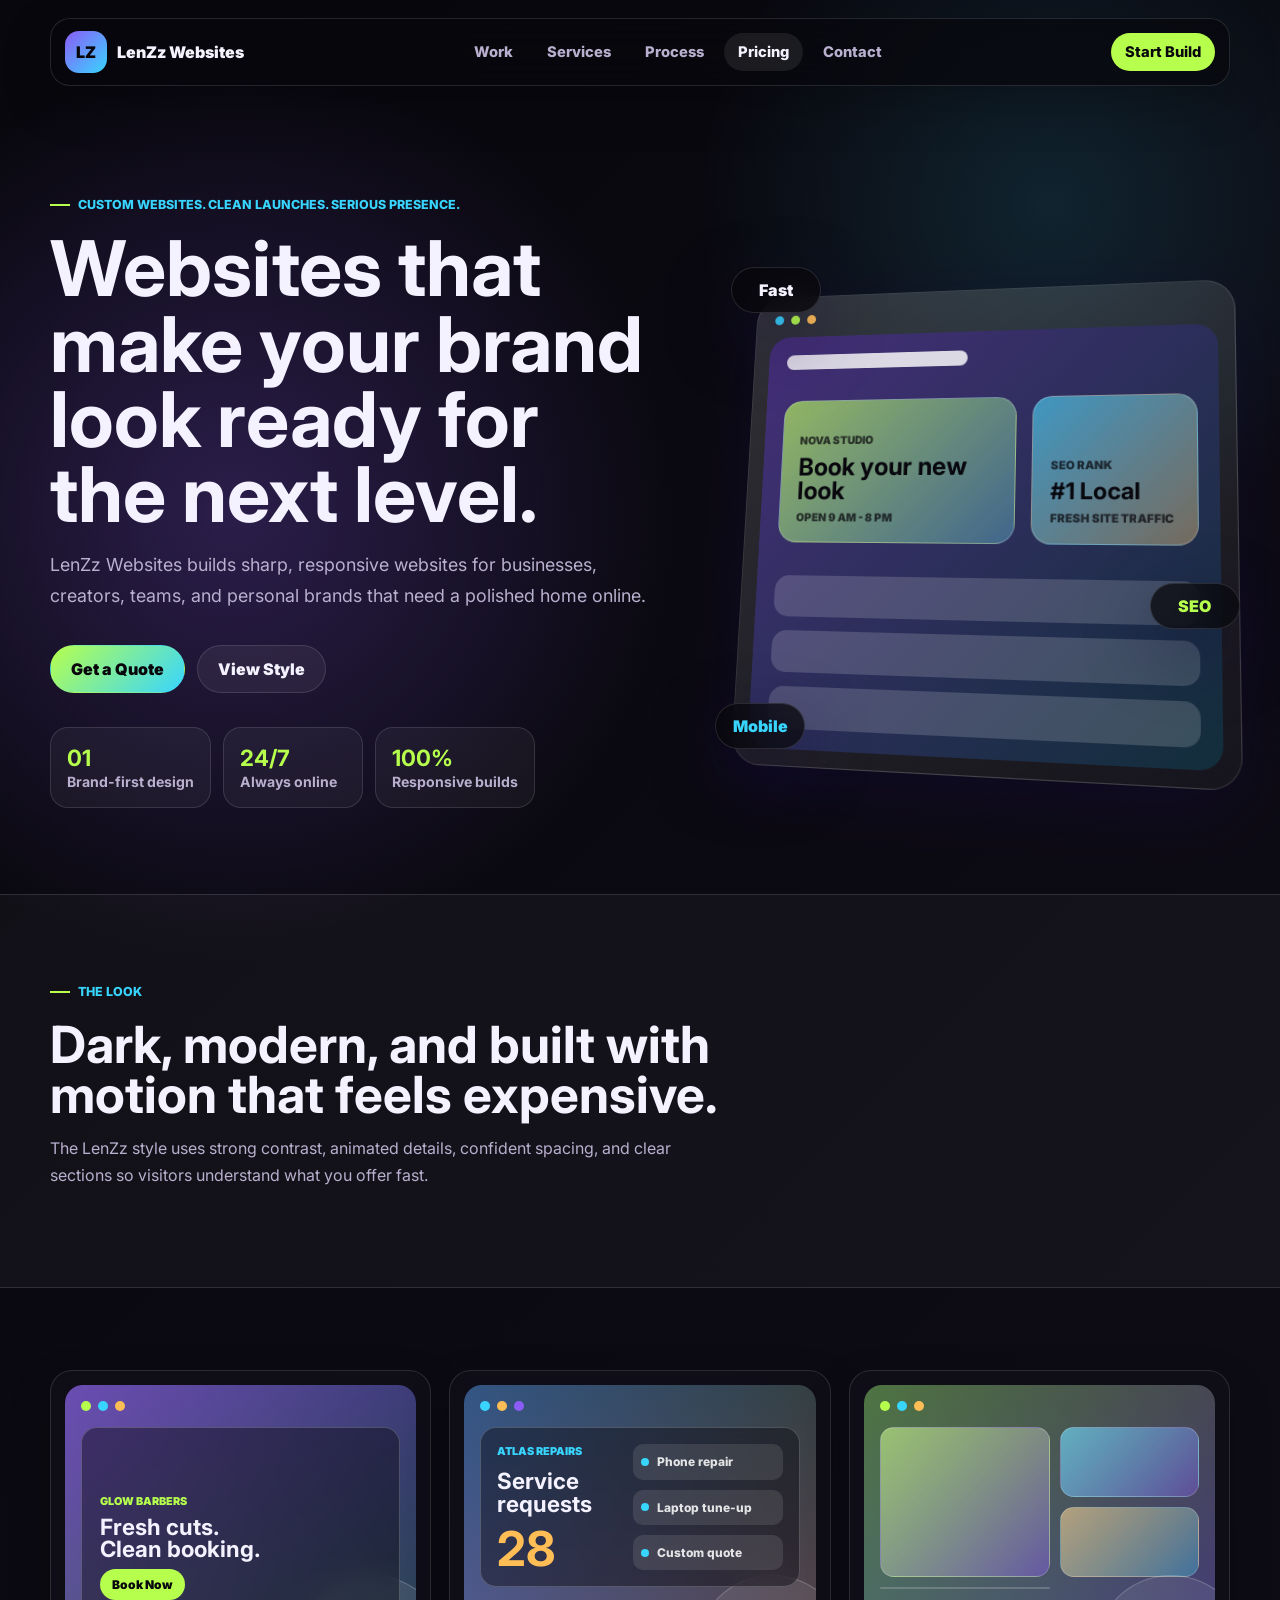
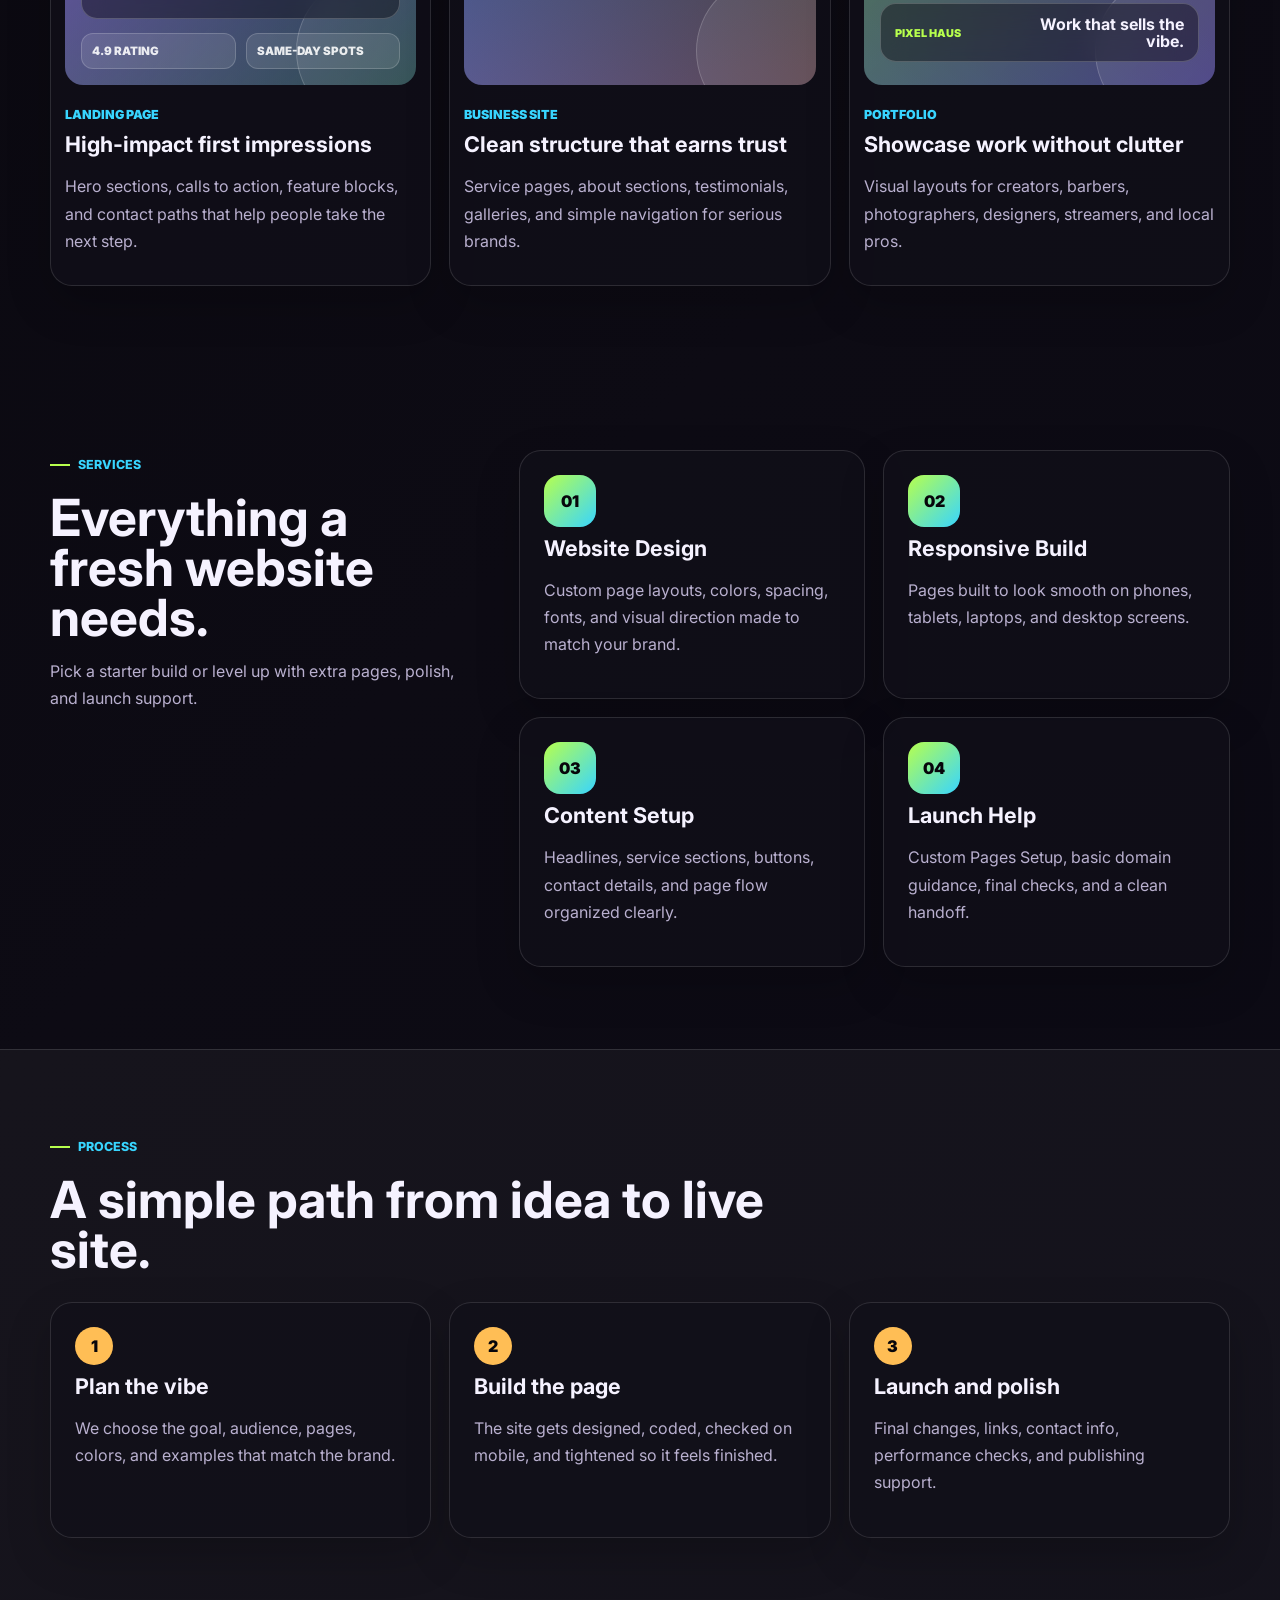
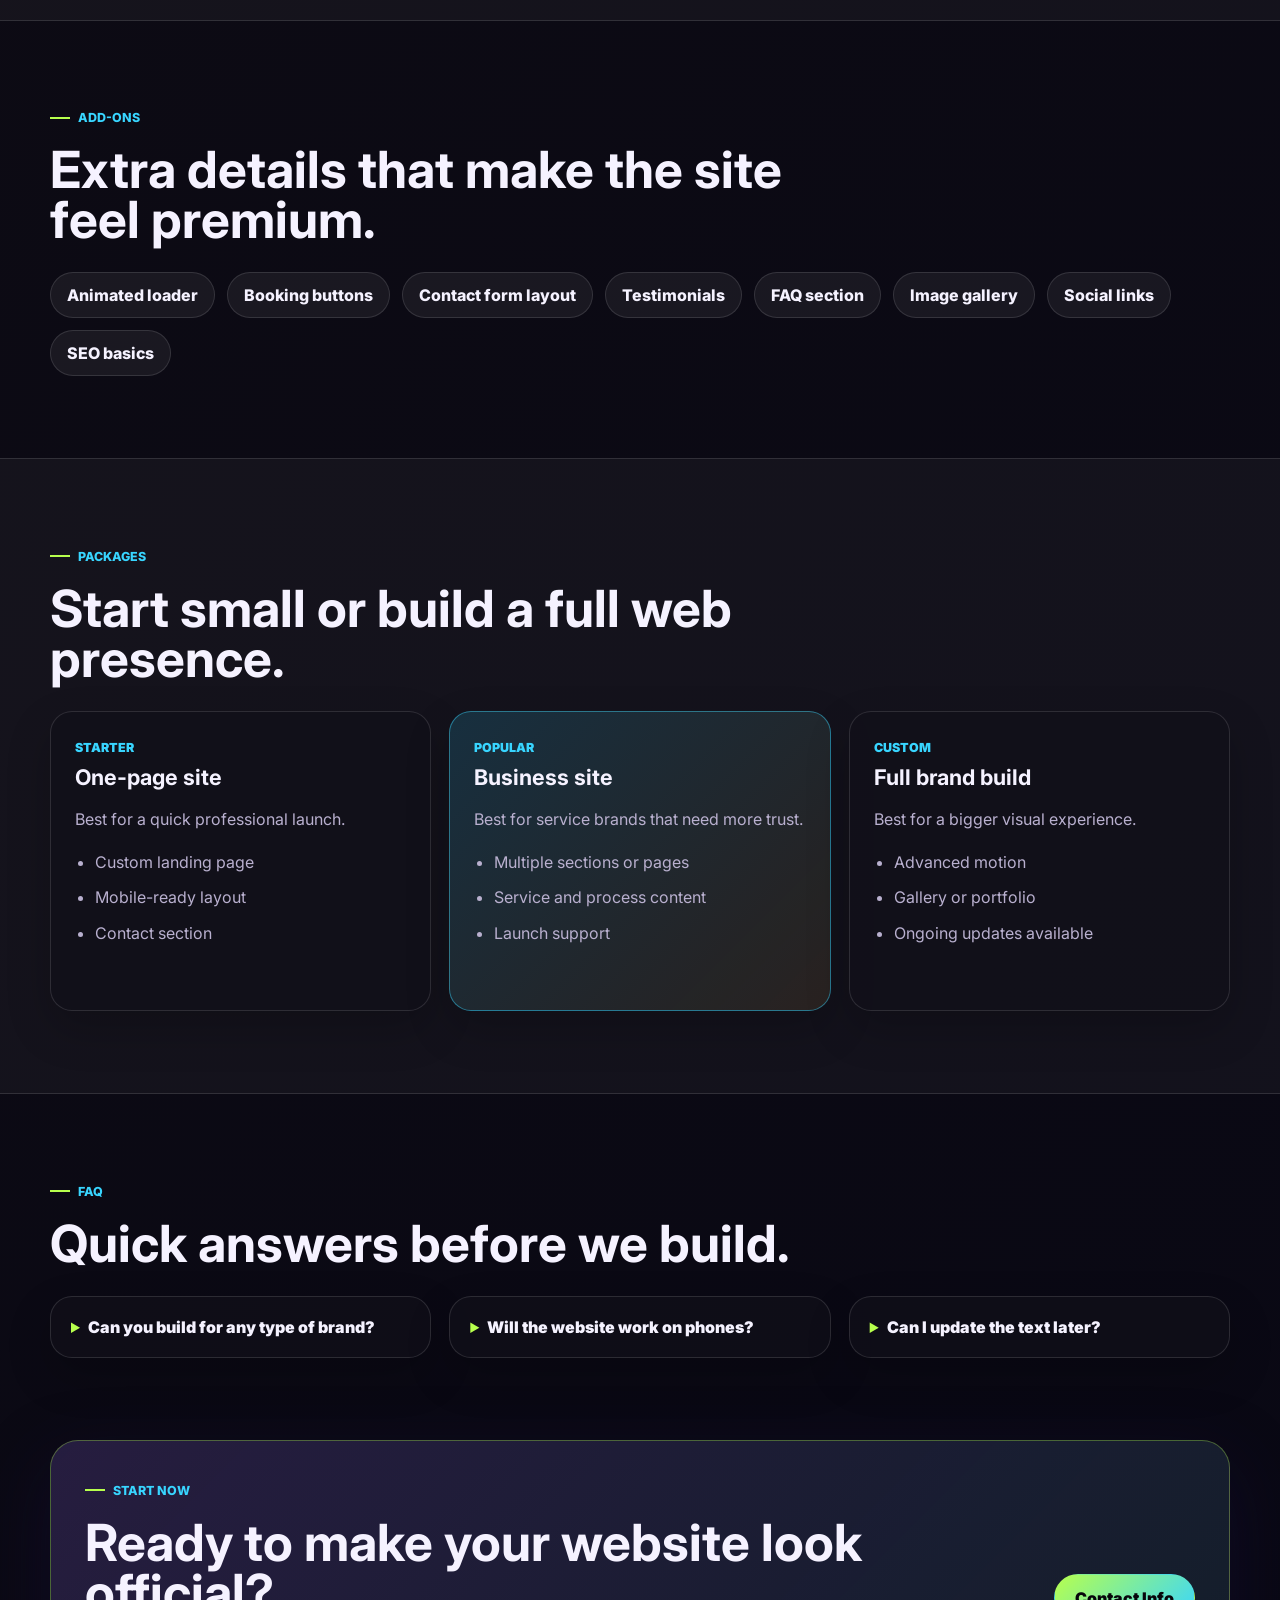
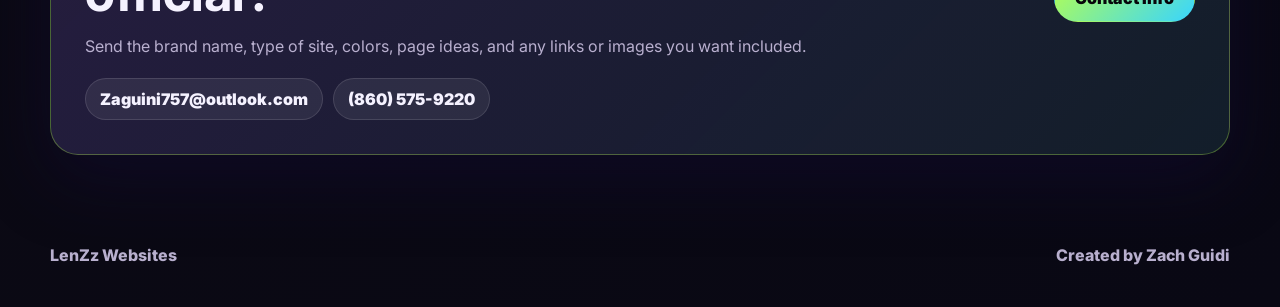
<file: index.html>
<!doctype html>
<html lang="en">
  <head>
    <meta charset="utf-8">
    <meta name="viewport" content="width=device-width, initial-scale=1">
    <meta name="description" content="LenZz Websites builds clean, mobile-ready websites for creators, small businesses, and brands that need a stronger online presence.">
    <title>LenZz Websites | Website Building</title>
    <link rel="preconnect" href="https://fonts.googleapis.com">
    <link rel="preconnect" href="https://fonts.gstatic.com" crossorigin>
    <link href="https://fonts.googleapis.com/css2?family=Inter:wght@400;500;600;700;800;900&display=swap" rel="stylesheet">
    <link rel="stylesheet" href="styles.css">
  </head>
  <body>
    <div class="loader" aria-label="LenZz Websites loading screen">
      <div class="loader__grid" aria-hidden="true"></div>
      <div class="loader__mark">
        <span class="loader__eyebrow">Launching</span>
        <strong>LenZz Websites</strong>
        <span class="loader__bar"><span></span></span>
      </div>
    </div>

    <header class="site-header">
      <a class="brand" href="#top" aria-label="LenZz Websites home">
        <span class="brand__icon">LZ</span>
        <span>LenZz Websites</span>
      </a>
      <nav class="nav" aria-label="Primary navigation">
        <a href="#work">Work</a>
        <a href="#services">Services</a>
        <a href="#process">Process</a>
        <a href="#pricing">Pricing</a>
        <a href="contact.html">Contact</a>
      </nav>
      <a class="header-cta" href="contact.html">Start Build</a>
    </header>

    <main id="top">
      <section class="hero">
        <div class="hero__copy reveal">
          <p class="kicker">Custom websites. Clean launches. Serious presence.</p>
          <h1>Websites that make your brand look ready for the next level.</h1>
          <p class="hero__text">
            LenZz Websites builds sharp, responsive websites for businesses, creators, teams,
            and personal brands that need a polished home online.
          </p>
          <div class="hero__actions">
            <a class="button button--primary" href="contact.html">Get a Quote</a>
            <a class="button button--ghost" href="#work">View Style</a>
          </div>
          <div class="stats" aria-label="LenZz website highlights">
            <div><strong>01</strong><span>Brand-first design</span></div>
            <div><strong>24/7</strong><span>Always online</span></div>
            <div><strong>100%</strong><span>Responsive builds</span></div>
          </div>
        </div>

        <div class="hero__visual reveal" aria-label="Website dashboard preview">
          <div class="device">
            <div class="device__top">
              <span></span><span></span><span></span>
            </div>
            <div class="screen">
              <div class="screen__nav"></div>
              <div class="screen__hero">
                <div class="pulse-card">
                  <span>Nova Studio</span>
                  <strong>Book your new look</strong>
                  <em>Open 9 AM - 8 PM</em>
                </div>
                <div class="pulse-card pulse-card--small">
                  <span>SEO Rank</span>
                  <strong>#1 Local</strong>
                  <em>Fresh site traffic</em>
                </div>
              </div>
              <div class="screen__rows">
                <span></span><span></span><span></span>
              </div>
            </div>
          </div>
          <div class="floating-chip floating-chip--speed">Fast</div>
          <div class="floating-chip floating-chip--seo">SEO</div>
          <div class="floating-chip floating-chip--mobile">Mobile</div>
        </div>
      </section>

      <section id="work" class="band section-intro reveal">
        <p class="kicker">The Look</p>
        <h2>Dark, modern, and built with motion that feels expensive.</h2>
        <p>
          The LenZz style uses strong contrast, animated details, confident spacing, and clear
          sections so visitors understand what you offer fast.
        </p>
      </section>

      <section class="showcase" aria-label="Website style examples">
        <article class="project-card reveal">
          <div class="project-card__media media-one">
            <div class="mock-browser">
              <span></span><span></span><span></span>
            </div>
            <div class="mock-hero">
              <small>Glow Barbers</small>
              <strong>Fresh cuts. Clean booking.</strong>
              <em>Book Now</em>
            </div>
            <div class="mock-stats">
              <span>4.9 rating</span>
              <span>Same-day spots</span>
            </div>
          </div>
          <div>
            <span>Landing Page</span>
            <h3>High-impact first impressions</h3>
            <p>Hero sections, calls to action, feature blocks, and contact paths that help people take the next step.</p>
          </div>
        </article>
        <article class="project-card project-card--business reveal">
          <div class="project-card__media media-two">
            <div class="mock-browser">
              <span></span><span></span><span></span>
            </div>
            <div class="mock-dashboard">
              <div>
                <small>Atlas Repairs</small>
                <strong>Service requests</strong>
                <b>28</b>
              </div>
              <ul>
                <li><span></span> Phone repair</li>
                <li><span></span> Laptop tune-up</li>
                <li><span></span> Custom quote</li>
              </ul>
            </div>
          </div>
          <div>
            <span>Business Site</span>
            <h3>Clean structure that earns trust</h3>
            <p>Service pages, about sections, testimonials, galleries, and simple navigation for serious brands.</p>
          </div>
        </article>
        <article class="project-card reveal">
          <div class="project-card__media media-three">
            <div class="mock-browser">
              <span></span><span></span><span></span>
            </div>
            <div class="mock-gallery">
              <div></div>
              <div></div>
              <div></div>
              <div></div>
            </div>
            <div class="mock-caption">
              <small>Pixel Haus</small>
              <strong>Work that sells the vibe.</strong>
            </div>
          </div>
          <div>
            <span>Portfolio</span>
            <h3>Showcase work without clutter</h3>
            <p>Visual layouts for creators, barbers, photographers, designers, streamers, and local pros.</p>
          </div>
        </article>
      </section>

      <section id="services" class="section-grid">
        <div class="section-heading reveal">
          <p class="kicker">Services</p>
          <h2>Everything a fresh website needs.</h2>
          <p>Pick a starter build or level up with extra pages, polish, and launch support.</p>
        </div>
        <div class="service-grid">
          <article class="service-card reveal">
            <span class="service-card__icon">01</span>
            <h3>Website Design</h3>
            <p>Custom page layouts, colors, spacing, fonts, and visual direction made to match your brand.</p>
          </article>
          <article class="service-card reveal">
            <span class="service-card__icon">02</span>
            <h3>Responsive Build</h3>
            <p>Pages built to look smooth on phones, tablets, laptops, and desktop screens.</p>
          </article>
          <article class="service-card reveal">
            <span class="service-card__icon">03</span>
            <h3>Content Setup</h3>
            <p>Headlines, service sections, buttons, contact details, and page flow organized clearly.</p>
          </article>
          <article class="service-card reveal">
            <span class="service-card__icon">04</span>
            <h3>Launch Help</h3>
            <p>Custom Pages Setup, basic domain guidance, final checks, and a clean handoff.</p>
          </article>
        </div>
      </section>

      <section id="process" class="process band">
        <div class="section-heading reveal">
          <p class="kicker">Process</p>
          <h2>A simple path from idea to live site.</h2>
        </div>
        <div class="timeline">
          <div class="timeline__item reveal">
            <span>1</span>
            <h3>Plan the vibe</h3>
            <p>We choose the goal, audience, pages, colors, and examples that match the brand.</p>
          </div>
          <div class="timeline__item reveal">
            <span>2</span>
            <h3>Build the page</h3>
            <p>The site gets designed, coded, checked on mobile, and tightened so it feels finished.</p>
          </div>
          <div class="timeline__item reveal">
            <span>3</span>
            <h3>Launch and polish</h3>
            <p>Final changes, links, contact info, performance checks, and publishing support.</p>
          </div>
        </div>
      </section>

      <section class="addons">
        <div class="section-heading reveal">
          <p class="kicker">Add-ons</p>
          <h2>Extra details that make the site feel premium.</h2>
        </div>
        <div class="addon-list reveal">
          <span>Animated loader</span>
          <span>Booking buttons</span>
          <span>Contact form layout</span>
          <span>Testimonials</span>
          <span>FAQ section</span>
          <span>Image gallery</span>
          <span>Social links</span>
          <span>SEO basics</span>
        </div>
      </section>

      <section id="pricing" class="pricing band">
        <div class="section-heading reveal">
          <p class="kicker">Packages</p>
          <h2>Start small or build a full web presence.</h2>
        </div>
        <div class="price-grid">
          <article class="price-card reveal">
            <span>Starter</span>
            <h3>One-page site</h3>
            <p>Best for a quick professional launch.</p>
            <ul>
              <li>Custom landing page</li>
              <li>Mobile-ready layout</li>
              <li>Contact section</li>
            </ul>
          </article>
          <article class="price-card price-card--featured reveal">
            <span>Popular</span>
            <h3>Business site</h3>
            <p>Best for service brands that need more trust.</p>
            <ul>
              <li>Multiple sections or pages</li>
              <li>Service and process content</li>
              <li>Launch support</li>
            </ul>
          </article>
          <article class="price-card reveal">
            <span>Custom</span>
            <h3>Full brand build</h3>
            <p>Best for a bigger visual experience.</p>
            <ul>
              <li>Advanced motion</li>
              <li>Gallery or portfolio</li>
              <li>Ongoing updates available</li>
            </ul>
          </article>
        </div>
      </section>

      <section class="faq">
        <div class="section-heading reveal">
          <p class="kicker">FAQ</p>
          <h2>Quick answers before we build.</h2>
        </div>
        <div class="faq-grid">
          <details class="reveal">
            <summary>Can you build for any type of brand?</summary>
            <p>Yes. The layout can fit local businesses, creators, portfolios, events, personal brands, and online services.</p>
          </details>
          <details class="reveal">
            <summary>Will the website work on phones?</summary>
            <p>Yes. Every build is designed to resize cleanly and stay readable on smaller screens.</p>
          </details>
          <details class="reveal">
            <summary>Can I update the text later?</summary>
            <p>Yes. The files are simple HTML, CSS, and JavaScript, so future edits can be made without a heavy setup.</p>
          </details>
        </div>
      </section>

      <section id="contact" class="contact reveal">
        <div>
          <p class="kicker">Start Now</p>
          <h2>Ready to make your website look official?</h2>
          <p>Send the brand name, type of site, colors, page ideas, and any links or images you want included.</p>
          <div class="contact-links" aria-label="LenZz Websites contact details">
            <a href="mailto:Zaguini757@outlook.com">Zaguini757@outlook.com</a>
            <a href="tel:+18605759220">(860) 575-9220</a>
          </div>
        </div>
        <a class="button button--primary" href="contact.html">Contact Info</a>
      </section>
    </main>

    <footer class="site-footer">
      <span>LenZz Websites</span>
      <span>Created by Zach Guidi</span>
    </footer>

    <script src="script.js"></script>
  </body>
</html>
</file>
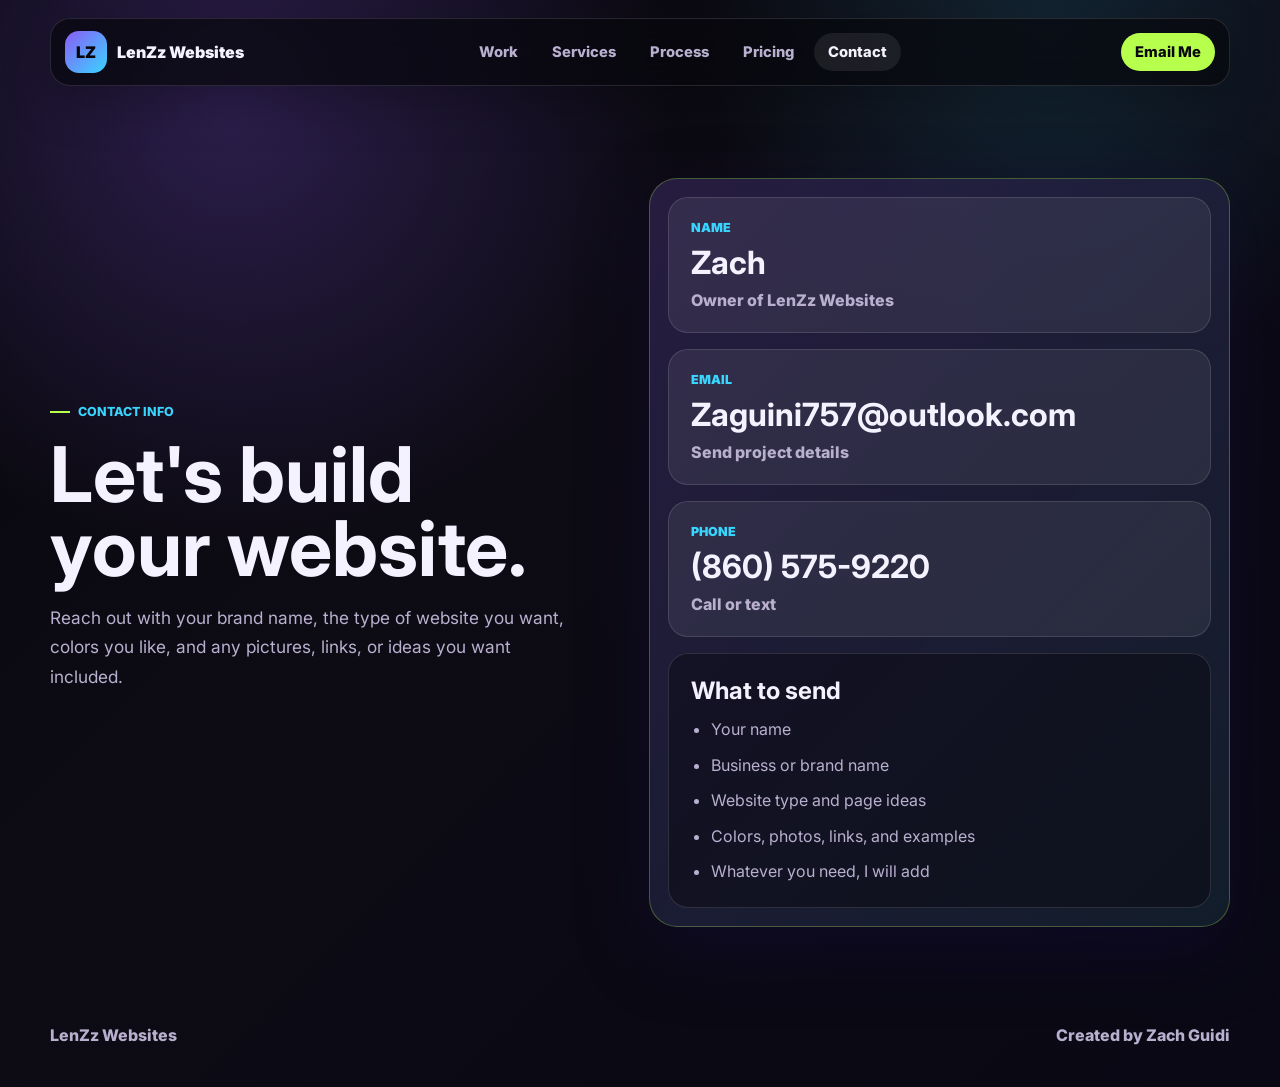
<file: contact.html>
<!doctype html>
<html lang="en">
  <head>
    <meta charset="utf-8">
    <meta name="viewport" content="width=device-width, initial-scale=1">
    <meta name="description" content="Contact LenZz Websites to start a website build.">
    <title>Contact LenZz Websites</title>
    <link rel="preconnect" href="https://fonts.googleapis.com">
    <link rel="preconnect" href="https://fonts.gstatic.com" crossorigin>
    <link href="https://fonts.googleapis.com/css2?family=Inter:wght@400;500;600;700;800;900&display=swap" rel="stylesheet">
    <link rel="stylesheet" href="styles.css">
  </head>
  <body>
    <header class="site-header">
      <a class="brand" href="index.html" aria-label="LenZz Websites home">
        <span class="brand__icon">LZ</span>
        <span>LenZz Websites</span>
      </a>
      <nav class="nav" aria-label="Primary navigation">
        <a href="index.html#work">Work</a>
        <a href="index.html#services">Services</a>
        <a href="index.html#process">Process</a>
        <a href="index.html#pricing">Pricing</a>
        <a class="is-active" href="contact.html">Contact</a>
      </nav>
      <a class="header-cta" href="mailto:Zaguini757@outlook.com">Email Me</a>
    </header>

    <main>
      <section class="contact-page">
        <div class="contact-page__copy reveal">
          <p class="kicker">Contact Info</p>
          <h1>Let's build your website.</h1>
          <p>
            Reach out with your brand name, the type of website you want, colors you like,
            and any pictures, links, or ideas you want included.
          </p>
        </div>

        <div class="contact-panel reveal">
          <div class="contact-method">
            <span>Name</span>
            <strong>Zach</strong>
            <em>Owner of LenZz Websites</em>
          </div>
          <a class="contact-method" href="mailto:Zaguini757@outlook.com">
            <span>Email</span>
            <strong>Zaguini757@outlook.com</strong>
            <em>Send project details</em>
          </a>
          <a class="contact-method" href="tel:+18605759220">
            <span>Phone</span>
            <strong>(860) 575-9220</strong>
            <em>Call or text</em>
          </a>
          <div class="contact-note">
            <h2>What to send</h2>
            <ul>
              <li>Your name</li>
              <li>Business or brand name</li>
              <li>Website type and page ideas</li>
              <li>Colors, photos, links, and examples</li>
              <li>Whatever you need, I will add</li>
            </ul>
          </div>
        </div>
      </section>
    </main>

    <footer class="site-footer">
      <span>LenZz Websites</span>
      <span>Created by Zach Guidi</span>
    </footer>

    <script src="script.js"></script>
  </body>
</html>
</file>
<file: styles.css>
:root {
  --bg: #08070d;
  --panel: #11101a;
  --panel-2: #171526;
  --text: #f5f2ff;
  --muted: #b9b0cf;
  --violet: #8b5cf6;
  --purple: #5b21b6;
  --cyan: #38d5ff;
  --lime: #b7ff4d;
  --amber: #ffbe55;
  --line: rgba(255, 255, 255, 0.12);
  --shadow: 0 24px 70px rgba(20, 10, 55, 0.45);
}

* {
  box-sizing: border-box;
}

html {
  scroll-behavior: smooth;
}

body {
  margin: 0;
  min-height: 100vh;
  color: var(--text);
  font-family: Inter, system-ui, -apple-system, BlinkMacSystemFont, "Segoe UI", sans-serif;
  background:
    radial-gradient(circle at 18% 10%, rgba(139, 92, 246, 0.26), transparent 28rem),
    radial-gradient(circle at 82% 4%, rgba(56, 213, 255, 0.13), transparent 22rem),
    linear-gradient(135deg, #08070d 0%, #0d0b14 42%, #090814 100%);
  overflow-x: hidden;
}

body.is-loading {
  overflow: hidden;
}

a {
  color: inherit;
  text-decoration: none;
}

p {
  color: var(--muted);
  line-height: 1.7;
}

.loader {
  position: fixed;
  inset: 0;
  z-index: 99;
  display: grid;
  place-items: center;
  background: #07060b;
  transition: opacity 700ms ease, visibility 700ms ease;
}

.loader.is-hidden {
  opacity: 0;
  visibility: hidden;
}

.loader__grid {
  position: absolute;
  inset: 0;
  background-image:
    linear-gradient(rgba(255, 255, 255, 0.045) 1px, transparent 1px),
    linear-gradient(90deg, rgba(255, 255, 255, 0.045) 1px, transparent 1px);
  background-size: 54px 54px;
  mask-image: radial-gradient(circle, black, transparent 70%);
  animation: grid-drift 2.4s linear infinite;
}

.loader__mark {
  position: relative;
  width: min(86vw, 480px);
  padding: 34px;
  border: 1px solid var(--line);
  border-radius: 18px;
  background: rgba(17, 16, 26, 0.78);
  box-shadow: var(--shadow);
  backdrop-filter: blur(18px);
}

.loader__mark strong {
  display: block;
  font-size: clamp(2rem, 8vw, 4.5rem);
  line-height: 0.95;
}

.loader__bar {
  display: block;
  height: 8px;
  margin-top: 28px;
  overflow: hidden;
  border-radius: 999px;
  background: rgba(255, 255, 255, 0.1);
}

.loader__bar span {
  display: block;
  width: 42%;
  height: 100%;
  border-radius: inherit;
  background: linear-gradient(90deg, var(--cyan), var(--lime));
  animation: load-sweep 1.1s ease-in-out infinite alternate;
}

.loader__eyebrow,
.kicker {
  display: inline-flex;
  align-items: center;
  gap: 8px;
  margin: 0 0 16px;
  color: var(--cyan);
  font-size: 0.78rem;
  font-weight: 800;
  letter-spacing: 0;
  text-transform: uppercase;
}

.loader__eyebrow::before,
.kicker::before {
  content: "";
  width: 20px;
  height: 2px;
  background: var(--lime);
}

.site-header {
  position: sticky;
  top: 0;
  z-index: 20;
  display: flex;
  align-items: center;
  justify-content: space-between;
  gap: 24px;
  width: min(1180px, calc(100% - 36px));
  margin: 18px auto 0;
  padding: 12px 14px;
  border: 1px solid var(--line);
  border-radius: 20px;
  background: rgba(8, 7, 13, 0.72);
  box-shadow: 0 16px 50px rgba(0, 0, 0, 0.24);
  backdrop-filter: blur(18px);
}

.brand,
.nav,
.hero__actions,
.stats,
.site-footer {
  display: flex;
  align-items: center;
}

.brand {
  gap: 10px;
  font-weight: 900;
}

.brand__icon {
  display: grid;
  width: 42px;
  height: 42px;
  place-items: center;
  border-radius: 14px;
  background: linear-gradient(135deg, var(--violet), var(--cyan));
  color: #07060b;
}

.nav {
  gap: 6px;
}

.nav a,
.header-cta {
  border-radius: 999px;
  padding: 10px 14px;
  color: var(--muted);
  font-size: 0.92rem;
  font-weight: 800;
}

.nav a:hover,
.nav a.is-active {
  color: var(--text);
  background: rgba(255, 255, 255, 0.08);
}

.header-cta {
  color: #08070d;
  background: var(--lime);
}

.hero {
  display: grid;
  grid-template-columns: minmax(0, 1fr) minmax(320px, 0.85fr);
  gap: clamp(28px, 6vw, 78px);
  align-items: center;
  width: min(1180px, calc(100% - 36px));
  min-height: calc(100vh - 92px);
  margin: 0 auto;
  padding: 82px 0 64px;
}

.hero h1,
.section-heading h2,
.section-intro h2,
.contact h2 {
  margin: 0;
  font-size: clamp(2.35rem, 6vw, 5.7rem);
  line-height: 0.98;
  letter-spacing: 0;
}

.hero__text {
  max-width: 660px;
  font-size: 1.12rem;
}

.hero__actions {
  flex-wrap: wrap;
  gap: 12px;
  margin: 34px 0;
}

.button {
  display: inline-flex;
  align-items: center;
  justify-content: center;
  min-height: 48px;
  border: 1px solid var(--line);
  border-radius: 999px;
  padding: 0 20px;
  font-weight: 900;
  transition: transform 180ms ease, border-color 180ms ease, background 180ms ease;
}

.button:hover {
  transform: translateY(-2px);
}

.button--primary {
  color: #07060b;
  border-color: transparent;
  background: linear-gradient(135deg, var(--lime), var(--cyan));
}

.button--ghost {
  background: rgba(255, 255, 255, 0.06);
}

.stats {
  flex-wrap: wrap;
  gap: 12px;
}

.stats div {
  min-width: 140px;
  padding: 16px;
  border: 1px solid var(--line);
  border-radius: 18px;
  background: rgba(255, 255, 255, 0.045);
}

.stats strong {
  display: block;
  color: var(--lime);
  font-size: 1.4rem;
}

.stats span {
  color: var(--muted);
  font-size: 0.88rem;
  font-weight: 700;
}

.hero__visual {
  position: relative;
  min-height: 520px;
  perspective: 900px;
}

.device {
  position: absolute;
  inset: 40px 0 auto auto;
  width: min(100%, 500px);
  min-height: 420px;
  padding: 16px;
  border: 1px solid var(--line);
  border-radius: 30px;
  background: linear-gradient(145deg, rgba(255, 255, 255, 0.16), rgba(255, 255, 255, 0.04));
  box-shadow: var(--shadow);
  transform: rotateY(-10deg) rotateX(8deg);
}

.device__top {
  display: flex;
  gap: 8px;
  padding: 4px 4px 14px;
}

.device__top span {
  width: 10px;
  height: 10px;
  border-radius: 999px;
  background: var(--cyan);
}

.device__top span:nth-child(2) {
  background: var(--lime);
}

.device__top span:nth-child(3) {
  background: var(--amber);
}

.screen {
  min-height: 360px;
  padding: 20px;
  border-radius: 22px;
  background:
    linear-gradient(135deg, rgba(139, 92, 246, 0.46), rgba(56, 213, 255, 0.18)),
    #0a0910;
}

.screen__nav {
  width: 46%;
  height: 16px;
  border-radius: 999px;
  background: rgba(255, 255, 255, 0.82);
}

.screen__hero {
  display: grid;
  grid-template-columns: 1fr 0.65fr;
  gap: 16px;
  margin: 34px 0;
}

.pulse-card {
  display: flex;
  flex-direction: column;
  justify-content: flex-end;
  gap: 8px;
  min-height: 150px;
  padding: 18px;
  border: 1px solid rgba(255, 255, 255, 0.22);
  border-radius: 20px;
  background:
    linear-gradient(135deg, rgba(183, 255, 77, 0.6), rgba(56, 213, 255, 0.22)),
    rgba(255, 255, 255, 0.12);
  animation: pulse 2.8s ease-in-out infinite;
}

.pulse-card span,
.pulse-card em {
  color: rgba(8, 7, 13, 0.72);
  font-size: 0.72rem;
  font-style: normal;
  font-weight: 900;
  text-transform: uppercase;
}

.pulse-card strong {
  max-width: 12ch;
  color: #08070d;
  font-size: clamp(1.25rem, 2vw, 1.8rem);
  line-height: 1;
}

.pulse-card--small {
  min-height: auto;
  align-items: flex-start;
  background:
    linear-gradient(135deg, rgba(56, 213, 255, 0.56), rgba(255, 190, 85, 0.3)),
    rgba(255, 255, 255, 0.12);
  animation-delay: 320ms;
}

.pulse-card--small strong {
  font-size: clamp(1.05rem, 1.8vw, 1.45rem);
}

.screen__rows {
  display: grid;
  gap: 14px;
}

.screen__rows span {
  display: block;
  height: 42px;
  border-radius: 15px;
  background: rgba(255, 255, 255, 0.16);
}

.floating-chip {
  position: absolute;
  display: grid;
  min-width: 90px;
  min-height: 46px;
  place-items: center;
  border: 1px solid var(--line);
  border-radius: 999px;
  background: rgba(8, 7, 13, 0.76);
  box-shadow: var(--shadow);
  font-weight: 900;
  backdrop-filter: blur(14px);
}

.floating-chip--speed {
  top: 28px;
  left: 8px;
}

.floating-chip--seo {
  right: -10px;
  bottom: 130px;
  color: var(--lime);
}

.floating-chip--mobile {
  bottom: 10px;
  left: -8px;
  color: var(--cyan);
}

.band {
  border-block: 1px solid var(--line);
  background: rgba(255, 255, 255, 0.035);
}

.section-intro,
.section-grid,
.process,
.addons,
.pricing,
.faq,
.contact,
.showcase {
  width: min(1180px, calc(100% - 36px));
  margin: 0 auto;
  padding: 82px 0;
}

.section-intro {
  width: 100%;
  padding-inline: max(18px, calc((100vw - 1180px) / 2));
}

.section-intro h2,
.section-heading h2,
.contact h2 {
  max-width: 820px;
  font-size: clamp(2rem, 4vw, 4rem);
}

.section-intro p:last-child,
.section-heading p {
  max-width: 680px;
}

.showcase,
.service-grid,
.price-grid,
.faq-grid {
  display: grid;
  grid-template-columns: repeat(3, minmax(0, 1fr));
  gap: 18px;
}

.project-card,
.service-card,
.price-card,
.faq details,
.timeline__item {
  border: 1px solid var(--line);
  border-radius: 22px;
  background: rgba(17, 16, 26, 0.72);
  box-shadow: 0 18px 45px rgba(0, 0, 0, 0.2);
  transform-style: preserve-3d;
  transition: transform 180ms ease, border-color 180ms ease, background 180ms ease;
}

.project-card:hover,
.service-card:hover,
.price-card:hover {
  border-color: rgba(183, 255, 77, 0.34);
  background: rgba(23, 21, 38, 0.92);
}

.project-card--business:hover {
  border-color: var(--line);
}

.project-card--business .mock-browser span:first-child {
  background: var(--cyan);
}

.project-card--business .mock-browser span:nth-child(2) {
  background: var(--amber);
}

.project-card--business .mock-browser span:nth-child(3) {
  background: var(--violet);
}

.project-card--business .mock-dashboard small {
  color: var(--cyan);
}

.project-card {
  display: grid;
  gap: 18px;
  padding: 14px;
}

.project-card h3,
.service-card h3,
.price-card h3,
.timeline__item h3 {
  margin: 8px 0 0;
  font-size: 1.35rem;
}

.project-card span,
.price-card span {
  color: var(--cyan);
  font-size: 0.78rem;
  font-weight: 900;
  text-transform: uppercase;
}

.project-card__media {
  position: relative;
  display: flex;
  flex-direction: column;
  gap: 14px;
  overflow: hidden;
  min-height: 300px;
  padding: 16px;
  border-radius: 18px;
  background-color: #14121f;
  background-image:
    linear-gradient(135deg, rgba(139, 92, 246, 0.68), rgba(56, 213, 255, 0.18)),
    linear-gradient(45deg, rgba(183, 255, 77, 0.2), transparent);
}

.media-two {
  background-image:
    linear-gradient(135deg, rgba(56, 213, 255, 0.28), rgba(255, 190, 85, 0.22)),
    linear-gradient(45deg, rgba(139, 92, 246, 0.45), transparent);
}

.media-three {
  background-image:
    linear-gradient(135deg, rgba(183, 255, 77, 0.34), rgba(139, 92, 246, 0.38)),
    linear-gradient(45deg, rgba(56, 213, 255, 0.24), transparent);
}

.project-card__media::after {
  content: "";
  position: absolute;
  right: -32px;
  bottom: -42px;
  width: 150px;
  height: 150px;
  border: 1px solid rgba(255, 255, 255, 0.18);
  border-radius: 50%;
  background: rgba(255, 255, 255, 0.08);
}

.mock-browser {
  display: flex;
  gap: 7px;
  width: 100%;
  padding-bottom: 2px;
}

.mock-browser span {
  width: 10px;
  height: 10px;
  border-radius: 50%;
  background: var(--lime);
}

.mock-browser span:nth-child(2) {
  background: var(--cyan);
}

.mock-browser span:nth-child(3) {
  background: var(--amber);
}

.mock-hero,
.mock-dashboard,
.mock-caption {
  position: relative;
  z-index: 1;
  border: 1px solid rgba(255, 255, 255, 0.2);
  border-radius: 16px;
  background: rgba(8, 7, 13, 0.42);
  backdrop-filter: blur(12px);
}

.mock-hero {
  display: flex;
  flex: 1;
  flex-direction: column;
  justify-content: flex-end;
  gap: 8px;
  min-height: 118px;
  padding: 18px;
}

.mock-hero small,
.mock-dashboard small,
.mock-caption small {
  color: var(--lime);
  font-size: 0.68rem;
  font-weight: 900;
  text-transform: uppercase;
}

.mock-hero strong,
.mock-dashboard strong,
.mock-caption strong {
  max-width: 12ch;
  color: var(--text);
  font-size: 1.4rem;
  line-height: 1.02;
}

.mock-hero em {
  width: fit-content;
  padding: 8px 12px;
  border-radius: 999px;
  color: #08070d;
  background: var(--lime);
  font-size: 0.75rem;
  font-style: normal;
  font-weight: 900;
}

.mock-stats {
  position: relative;
  z-index: 1;
  display: grid;
  grid-template-columns: 1fr 1fr;
  gap: 10px;
}

.mock-stats span {
  padding: 10px;
  border: 1px solid rgba(255, 255, 255, 0.18);
  border-radius: 12px;
  color: rgba(255, 255, 255, 0.88);
  background: rgba(255, 255, 255, 0.1);
  font-size: 0.72rem;
}

.mock-dashboard {
  display: grid;
  grid-template-columns: 0.9fr 1.1fr;
  gap: 14px;
  min-height: 160px;
  padding: 16px;
}

.mock-dashboard div {
  display: flex;
  flex-direction: column;
  justify-content: space-between;
}

.mock-dashboard b {
  color: var(--amber);
  font-size: 3rem;
  line-height: 0.9;
}

.mock-dashboard ul {
  display: grid;
  gap: 10px;
  margin: 0;
  padding: 0;
  list-style: none;
}

.mock-dashboard li {
  display: flex;
  align-items: center;
  gap: 8px;
  min-height: 34px;
  padding: 8px;
  border-radius: 10px;
  color: rgba(255, 255, 255, 0.86);
  background: rgba(255, 255, 255, 0.1);
  font-size: 0.75rem;
  font-weight: 800;
}

.mock-dashboard li span {
  width: 8px;
  height: 8px;
  border-radius: 50%;
  background: var(--cyan);
}

.mock-gallery {
  position: relative;
  z-index: 1;
  display: grid;
  grid-template-columns: 1.1fr 0.9fr;
  grid-template-rows: repeat(2, 70px);
  gap: 10px;
}

.mock-gallery div {
  border: 1px solid rgba(255, 255, 255, 0.18);
  border-radius: 14px;
  background:
    linear-gradient(135deg, rgba(255, 255, 255, 0.18), transparent),
    linear-gradient(135deg, rgba(56, 213, 255, 0.55), rgba(139, 92, 246, 0.36));
}

.mock-gallery div:first-child {
  grid-row: span 2;
  background:
    linear-gradient(135deg, rgba(255, 255, 255, 0.22), transparent),
    linear-gradient(135deg, rgba(183, 255, 77, 0.45), rgba(139, 92, 246, 0.42));
}

.mock-gallery div:nth-child(3) {
  background:
    linear-gradient(135deg, rgba(255, 255, 255, 0.22), transparent),
    linear-gradient(135deg, rgba(255, 190, 85, 0.46), rgba(56, 213, 255, 0.32));
}

.mock-caption {
  display: flex;
  align-items: center;
  justify-content: space-between;
  gap: 14px;
  padding: 12px 14px;
}

.mock-caption strong {
  max-width: 14ch;
  font-size: 1rem;
  text-align: right;
}

.section-grid {
  display: grid;
  grid-template-columns: 0.75fr 1.25fr;
  gap: 42px;
  align-items: start;
}

.service-grid {
  grid-template-columns: repeat(2, minmax(0, 1fr));
}

.service-card,
.price-card,
.timeline__item {
  padding: 24px;
}

.service-card__icon {
  display: grid;
  width: 52px;
  height: 52px;
  place-items: center;
  border-radius: 16px;
  color: #07060b;
  background: linear-gradient(135deg, var(--lime), var(--cyan));
  font-weight: 900;
}

.process,
.pricing {
  width: 100%;
  padding-inline: max(18px, calc((100vw - 1180px) / 2));
}

.timeline {
  display: grid;
  grid-template-columns: repeat(3, minmax(0, 1fr));
  gap: 18px;
  margin-top: 28px;
}

.timeline__item span {
  display: grid;
  width: 38px;
  height: 38px;
  place-items: center;
  border-radius: 50%;
  color: #07060b;
  background: var(--amber);
  font-weight: 900;
}

.addon-list {
  display: flex;
  flex-wrap: wrap;
  gap: 12px;
  margin-top: 28px;
}

.addon-list span {
  padding: 12px 16px;
  border: 1px solid var(--line);
  border-radius: 999px;
  color: var(--text);
  background: rgba(255, 255, 255, 0.06);
  font-weight: 800;
}

.price-grid {
  margin-top: 28px;
}

.price-card {
  min-height: 300px;
}

.price-card--featured {
  border-color: rgba(56, 213, 255, 0.46);
  background:
    linear-gradient(135deg, rgba(56, 213, 255, 0.16), rgba(255, 190, 85, 0.1)),
    rgba(17, 16, 26, 0.86);
}

.price-card--featured:hover {
  border-color: rgba(56, 213, 255, 0.56);
}

.price-card ul {
  display: grid;
  gap: 10px;
  padding-left: 20px;
  color: var(--muted);
  line-height: 1.6;
}

.faq-grid {
  margin-top: 28px;
}

details {
  padding: 20px;
}

summary {
  cursor: pointer;
  font-weight: 900;
}

summary::marker {
  color: var(--lime);
}

.contact {
  display: flex;
  align-items: center;
  justify-content: space-between;
  gap: 28px;
  margin-bottom: 64px;
  padding: 34px;
  border: 1px solid rgba(183, 255, 77, 0.32);
  border-radius: 28px;
  background:
    linear-gradient(135deg, rgba(139, 92, 246, 0.18), rgba(56, 213, 255, 0.08)),
    rgba(17, 16, 26, 0.84);
  box-shadow: var(--shadow);
}

.contact-links {
  display: flex;
  flex-wrap: wrap;
  gap: 10px;
  margin-top: 18px;
}

.contact-links a,
.contact-links span,
.contact-method {
  border: 1px solid var(--line);
  color: var(--text);
  background: rgba(255, 255, 255, 0.07);
}

.contact-links a,
.contact-links span {
  padding: 10px 14px;
  border-radius: 999px;
  font-weight: 900;
}

.contact-page {
  display: grid;
  grid-template-columns: minmax(0, 0.9fr) minmax(320px, 1fr);
  gap: clamp(28px, 6vw, 78px);
  align-items: center;
  width: min(1180px, calc(100% - 36px));
  min-height: calc(100vh - 142px);
  margin: 0 auto;
  padding: 92px 0 72px;
}

.contact-page h1 {
  margin: 0;
  max-width: 720px;
  font-size: clamp(2.6rem, 6vw, 5.8rem);
  line-height: 0.96;
}

.contact-page__copy p:last-child {
  max-width: 620px;
  font-size: 1.08rem;
}

.contact-panel {
  display: grid;
  gap: 16px;
  padding: 18px;
  border: 1px solid rgba(183, 255, 77, 0.28);
  border-radius: 28px;
  background:
    linear-gradient(135deg, rgba(139, 92, 246, 0.18), rgba(56, 213, 255, 0.08)),
    rgba(17, 16, 26, 0.78);
  box-shadow: var(--shadow);
}

.contact-method {
  display: grid;
  gap: 8px;
  padding: 22px;
  border-radius: 20px;
  transition: transform 180ms ease, border-color 180ms ease, background 180ms ease;
}

.contact-method:hover {
  border-color: rgba(183, 255, 77, 0.44);
  background: rgba(255, 255, 255, 0.1);
  transform: translateY(-3px);
}

.contact-method span {
  color: var(--cyan);
  font-size: 0.78rem;
  font-weight: 900;
  text-transform: uppercase;
}

.contact-method strong {
  overflow-wrap: anywhere;
  font-size: clamp(1.35rem, 3vw, 2rem);
}

.contact-method em {
  color: var(--muted);
  font-style: normal;
  font-weight: 800;
}

.contact-note {
  padding: 22px;
  border: 1px solid var(--line);
  border-radius: 20px;
  background: rgba(8, 7, 13, 0.42);
}

.contact-note h2 {
  margin: 0 0 12px;
}

.contact-note ul {
  display: grid;
  gap: 10px;
  margin: 0;
  padding-left: 20px;
  color: var(--muted);
  line-height: 1.6;
}

.site-footer {
  justify-content: space-between;
  gap: 18px;
  width: min(1180px, calc(100% - 36px));
  margin: 0 auto;
  padding: 26px 0 42px;
  color: var(--muted);
  font-weight: 800;
}

.reveal {
  opacity: 0;
  transform: translateY(22px);
  transition: opacity 700ms ease, transform 700ms ease;
}

.reveal.is-visible {
  opacity: 1;
  transform: translateY(0);
}

@keyframes grid-drift {
  to {
    background-position: 54px 54px;
  }
}

@keyframes load-sweep {
  from {
    transform: translateX(0);
  }

  to {
    transform: translateX(140%);
  }
}

@keyframes pulse {
  50% {
    transform: translateY(-8px);
    filter: saturate(1.4);
  }
}

@media (max-width: 900px) {
  .site-header {
    align-items: stretch;
    flex-wrap: wrap;
  }

  .nav {
    order: 3;
    width: 100%;
    overflow-x: auto;
    padding-bottom: 2px;
  }

  .hero,
  .section-grid,
  .contact-page {
    grid-template-columns: 1fr;
  }

  .hero {
    padding-top: 58px;
  }

  .hero__visual {
    min-height: 440px;
  }

  .device {
    inset: 20px auto auto 0;
  }

  .showcase,
  .price-grid,
  .timeline,
  .faq-grid {
    grid-template-columns: 1fr;
  }

  .contact {
    align-items: flex-start;
    flex-direction: column;
  }

  .contact-page {
    min-height: auto;
    padding-top: 62px;
  }
}

@media (max-width: 620px) {
  .site-header,
  .hero,
  .section-intro,
  .section-grid,
  .process,
  .addons,
  .pricing,
  .faq,
  .contact,
  .contact-page,
  .showcase,
  .site-footer {
    width: min(100% - 24px, 1180px);
  }

  .site-header {
    margin-top: 12px;
  }

  .brand span:last-child {
    display: none;
  }

  .header-cta {
    margin-left: auto;
  }

  .nav a {
    padding-inline: 12px;
  }

  .hero h1 {
    font-size: 2.55rem;
  }

  .service-grid {
    grid-template-columns: 1fr;
  }

  .hero__visual {
    min-height: 360px;
  }

  .device {
    min-height: 330px;
    transform: none;
  }

  .screen {
    min-height: 270px;
  }

  .screen__hero {
    grid-template-columns: 1fr;
    margin: 24px 0;
  }

  .pulse-card {
    min-height: 95px;
  }

  .floating-chip--seo {
    right: 4px;
    bottom: 76px;
  }

  .floating-chip--mobile {
    left: auto;
    right: 4px;
    bottom: -18px;
  }
}
</file>
